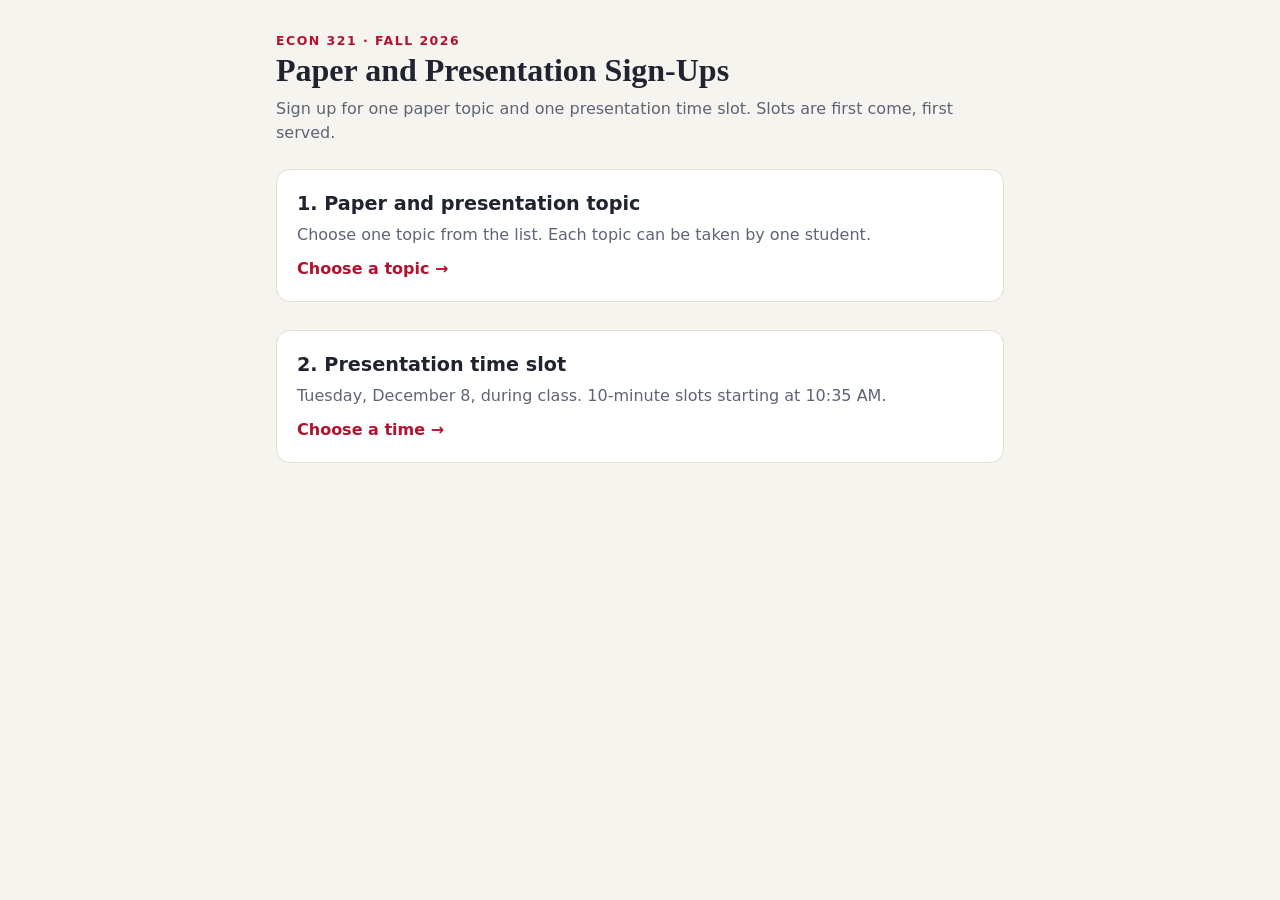
<file: index.html>
<!doctype html>
<html lang="en">
<head>
<meta charset="utf-8">
<meta name="viewport" content="width=device-width, initial-scale=1">
<title>ECON 321 Sign-Ups</title>
<link rel="stylesheet" href="style.css">
</head>
<body>
<div class="wrap">
  <header>
    <div class="eyebrow">ECON 321 · Fall 2026</div>
    <h1>Paper and Presentation Sign-Ups</h1>
    <p>Sign up for one paper topic and one presentation time slot. Slots are first come, first served.</p>
  </header>
  <div class="choices">
    <a class="card choice" href="topics.html">
      <h2>1. Paper and presentation topic</h2>
      <p>Choose one topic from the list. Each topic can be taken by one student.</p>
      <span class="go">Choose a topic →</span>
    </a>
    <a class="card choice" href="times.html">
      <h2>2. Presentation time slot</h2>
      <p>Tuesday, December 8, during class. 10-minute slots starting at 10:35 AM.</p>
      <span class="go">Choose a time →</span>
    </a>
  </div>
</div>
</body>
</html>
</file>
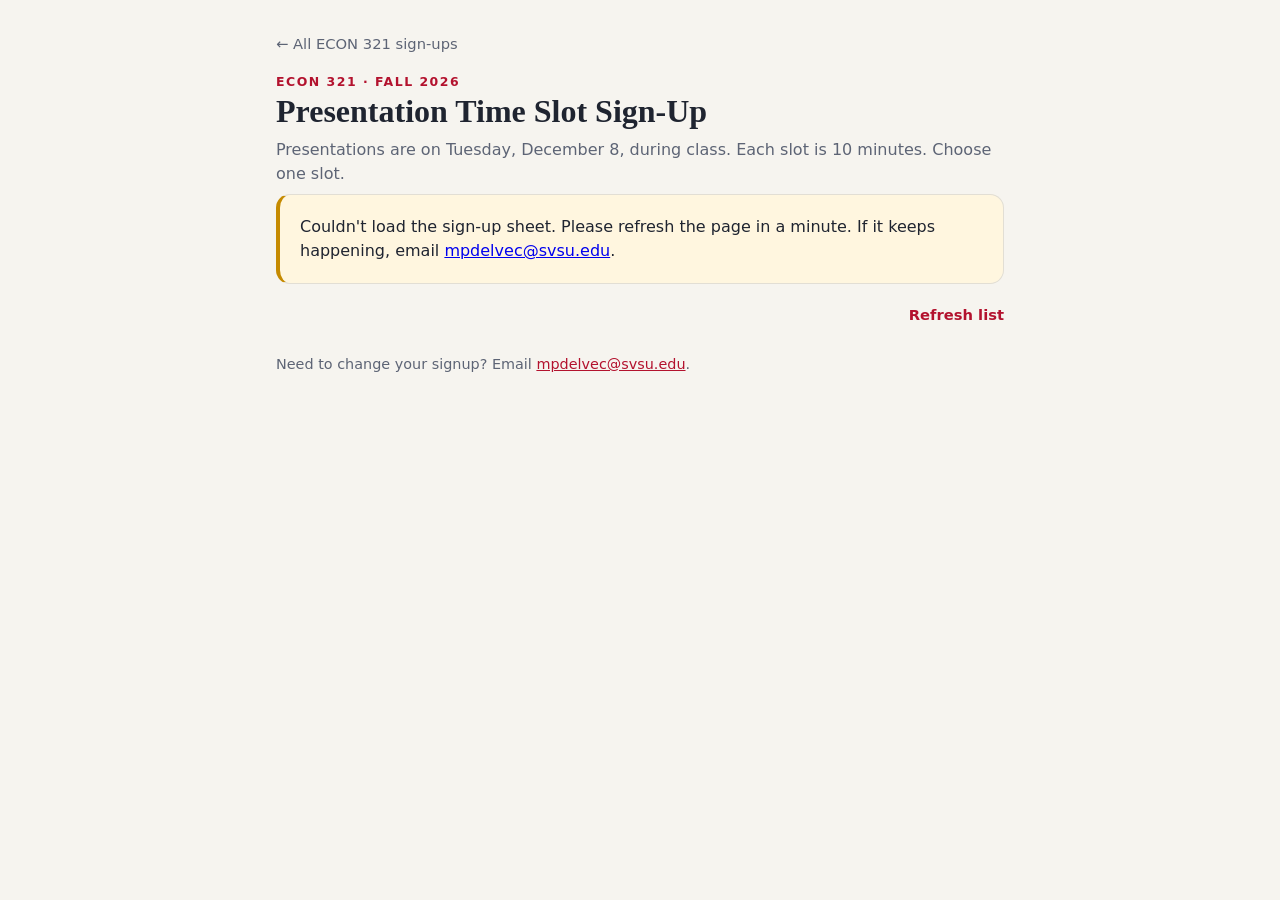
<file: times.html>
<!doctype html>
<html lang="en">
<head>
<meta charset="utf-8">
<meta name="viewport" content="width=device-width, initial-scale=1">
<title>ECON 321 Sign-Up</title>
<link rel="stylesheet" href="style.css">
</head>
<body data-sheet="times">
<div class="wrap">
  <a class="back" href="./">← All ECON 321 sign-ups</a>
  <header>
    <div class="eyebrow">ECON 321 · Fall 2026</div>
    <h1 id="pageTitle"></h1>
    <p id="pageIntro"></p>
  </header>

  <div id="topNotice" class="card" hidden></div>

  <div class="status">
    <span id="statusText">Loading…</span>
    <button class="linkbtn" id="refreshBtn" type="button">Refresh list</button>
  </div>

  <div id="list"><p class="loading">Loading the sign-up sheet…</p></div>

  <footer>Need to change your signup? Email <a class="instructorEmail" href="#"></a>.</footer>
</div>
<script src="config.js"></script>
<script src="slots.js"></script>
<script src="signup.js"></script>
</body>
</html>
</file>
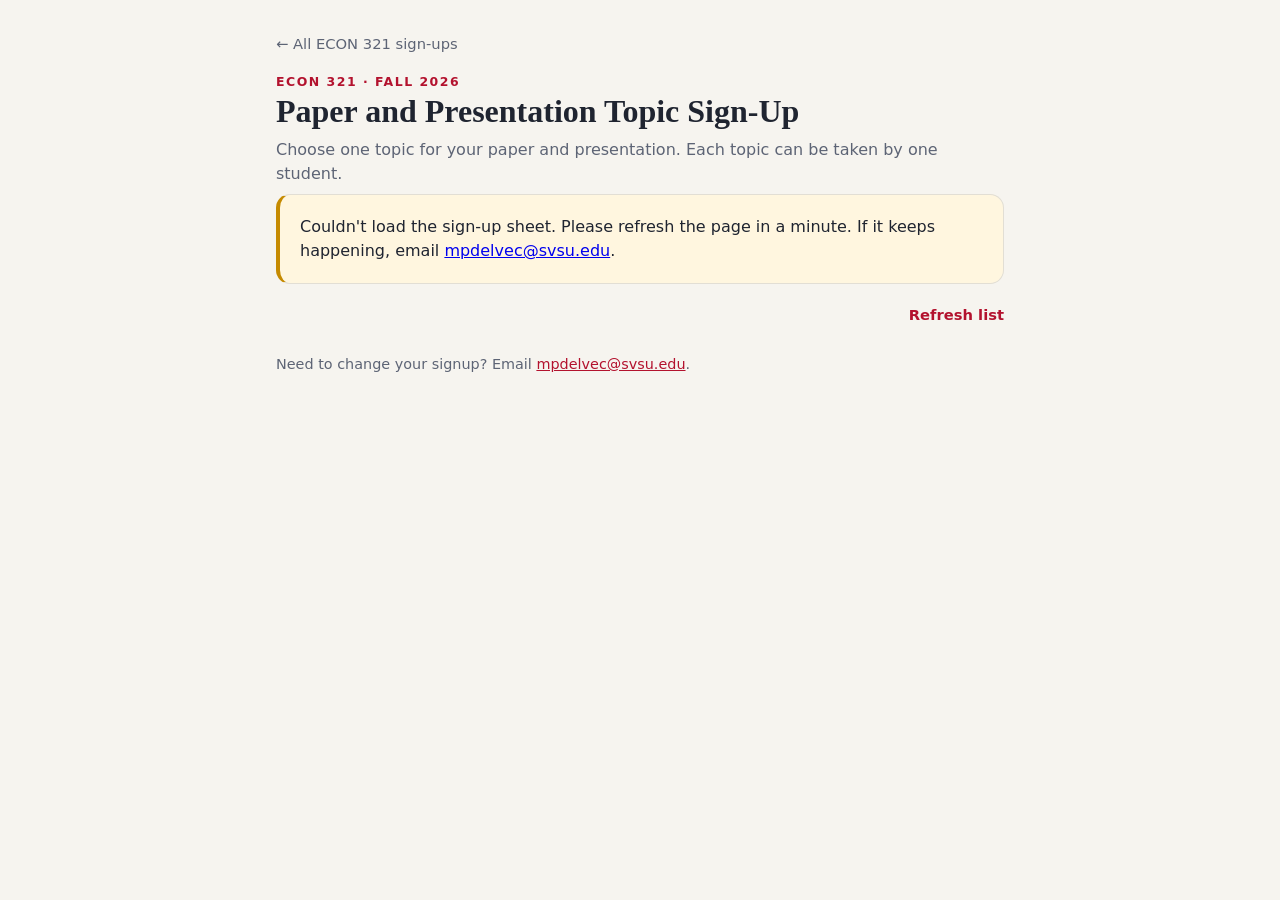
<file: topics.html>
<!doctype html>
<html lang="en">
<head>
<meta charset="utf-8">
<meta name="viewport" content="width=device-width, initial-scale=1">
<title>ECON 321 Sign-Up</title>
<link rel="stylesheet" href="style.css">
</head>
<body data-sheet="topics">
<div class="wrap">
  <a class="back" href="./">← All ECON 321 sign-ups</a>
  <header>
    <div class="eyebrow">ECON 321 · Fall 2026</div>
    <h1 id="pageTitle"></h1>
    <p id="pageIntro"></p>
  </header>

  <div id="topNotice" class="card" hidden></div>

  <div class="status">
    <span id="statusText">Loading…</span>
    <button class="linkbtn" id="refreshBtn" type="button">Refresh list</button>
  </div>

  <div id="list"><p class="loading">Loading the sign-up sheet…</p></div>

  <footer>Need to change your signup? Email <a class="instructorEmail" href="#"></a>.</footer>
</div>
<script src="config.js"></script>
<script src="slots.js"></script>
<script src="signup.js"></script>
</body>
</html>
</file>
<file: style.css>
:root {
  --bg: #f6f4ef;
  --card: #ffffff;
  --ink: #1f2430;
  --muted: #5d6475;
  --line: #e2ded4;
  --accent: #b3122e;
  --accent-soft: #fbe9ec;
  --ok: #2e7d4f;
  --ok-soft: #e7f3ec;
  --taken: #f0eee8;
  --radius: 14px;
}
* { box-sizing: border-box; }
body {
  margin: 0; background: var(--bg); color: var(--ink);
  font: 16px/1.5 "Source Sans 3", "Segoe UI", system-ui, sans-serif;
}
.wrap { max-width: 760px; margin: 0 auto; padding: 32px 16px 96px; }
header h1 { font-family: Georgia, "Times New Roman", serif; font-size: 2rem; line-height: 1.2; margin: 0 0 8px; }
header p { color: var(--muted); margin: 0 0 8px; }
.eyebrow { text-transform: uppercase; letter-spacing: .12em; font-size: .78rem; font-weight: 700; color: var(--accent); }
.back { display: inline-block; margin-bottom: 18px; color: var(--muted); text-decoration: none; font-size: .92rem; }
.back:hover { color: var(--accent); }

.card { background: var(--card); border: 1px solid var(--line); border-radius: var(--radius); padding: 20px; margin-bottom: 14px; }

/* Landing page */
.choices { display: grid; gap: 14px; margin-top: 24px; }
a.choice { display: block; text-decoration: none; color: inherit; transition: border-color .15s, transform .15s; }
a.choice:hover { border-color: var(--accent); transform: translateY(-1px); }
a.choice h2 { margin: 0 0 4px; font-size: 1.2rem; }
a.choice p { margin: 0; color: var(--muted); }
a.choice .go { color: var(--accent); font-weight: 700; margin-top: 10px; display: inline-block; }

/* Status line */
.status { display: flex; justify-content: space-between; flex-wrap: wrap; gap: 8px; align-items: center;
  margin: 20px 0 12px; color: var(--muted); font-size: .92rem; }
.linkbtn { font: inherit; background: none; border: 0; padding: 0; color: var(--accent); cursor: pointer; font-weight: 600; }

/* Slot list */
.slot { display: flex; gap: 14px; align-items: center; padding: 14px 18px; margin-bottom: 10px; }
.slot .num { flex: none; width: 34px; height: 34px; border-radius: 50%; background: var(--accent-soft); color: var(--accent);
  font-weight: 700; display: grid; place-items: center; font-size: .85rem; }
.slot .body { flex: 1; min-width: 0; }
.slot .title { font-weight: 600; margin: 0; font-size: 1.04rem; }
.slot .detail { margin: 2px 0 0; color: var(--muted); font-size: .9rem; }
.slot .action { flex: none; }
.slot.taken { background: var(--taken); }
.slot.taken .num { background: #e2ded4; color: var(--muted); }
.slot.taken .title { color: var(--muted); }
.slot.mine { background: var(--ok-soft); border-color: #b9dcc6; }
.slot.mine .num { background: var(--ok); color: #fff; }
.pill { display: inline-block; font-size: .8rem; font-weight: 700; padding: 4px 10px; border-radius: 99px; background: #e2ded4; color: var(--muted); white-space: nowrap; }
.pill.ok { background: var(--ok); color: #fff; }

/* Inline sign-up form */
.slot-wrap.open .slot { border-bottom-left-radius: 0; border-bottom-right-radius: 0; margin-bottom: 0; border-color: var(--accent); }
.signup-form { border: 1px solid var(--accent); border-top: 0; border-radius: 0 0 var(--radius) var(--radius);
  background: #fff; padding: 4px 18px 18px; margin-bottom: 10px; }
.field { display: block; margin: 12px 0; }
.field b { display: block; margin-bottom: 6px; font-size: .95rem; }
.field input { width: 100%; font: inherit; padding: 10px 12px; border: 1.5px solid var(--line); border-radius: 10px; background: #fff; }
.field input:focus { outline: 3px solid #f1b7c2; outline-offset: 1px; border-color: var(--accent); }
.two { display: grid; grid-template-columns: 1fr 1fr; gap: 0 14px; }

.btn { font: inherit; font-weight: 700; border: 0; border-radius: 10px; padding: 10px 18px; background: var(--accent); color: #fff; cursor: pointer; white-space: nowrap; }
.btn:disabled { opacity: .45; cursor: not-allowed; }
.btn.ghost { background: transparent; color: var(--accent); border: 1.5px solid var(--accent); }
.btn.small { padding: 7px 14px; font-size: .92rem; }
.row { display: flex; gap: 10px; flex-wrap: wrap; align-items: center; }
.hint { color: var(--muted); font-size: .9rem; }
.error { color: #c0392b; font-weight: 600; margin: 10px 0 0; }

.notice { border-left: 4px solid var(--ok); background: var(--ok-soft); }
.notice h2 { margin: 0 0 6px; font-size: 1.15rem; }
.notice p { margin: 0; }
.warn { border-left: 4px solid #c58a00; background: #fff6df; }
.warn p { margin: 0; }
.loading { color: var(--muted); padding: 30px 0; text-align: center; }
footer { margin-top: 28px; color: var(--muted); font-size: .9rem; }
footer a { color: var(--accent); }

@media (max-width: 620px) {
  header h1 { font-size: 1.6rem; }
  .two { grid-template-columns: 1fr; }
  .slot { flex-wrap: wrap; }
  .slot .action { width: 100%; padding-left: 48px; }
}
</file>
